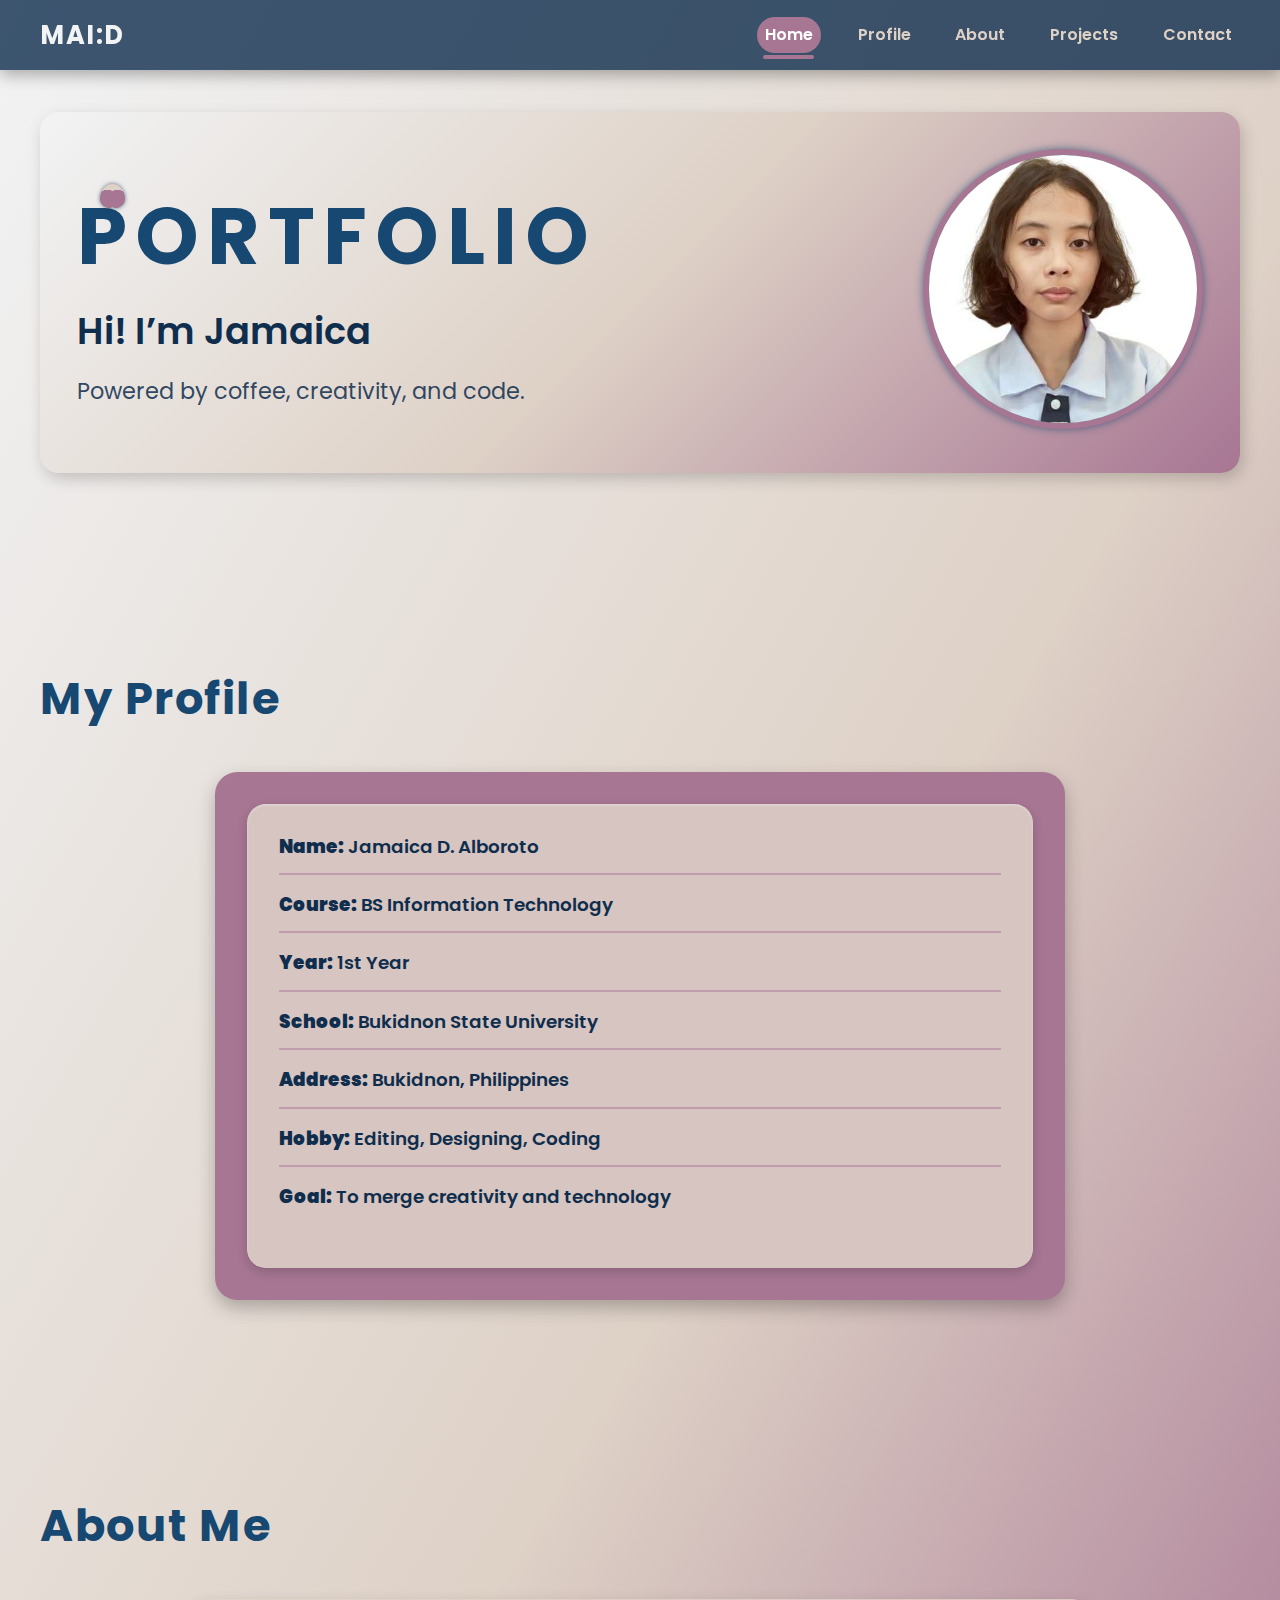
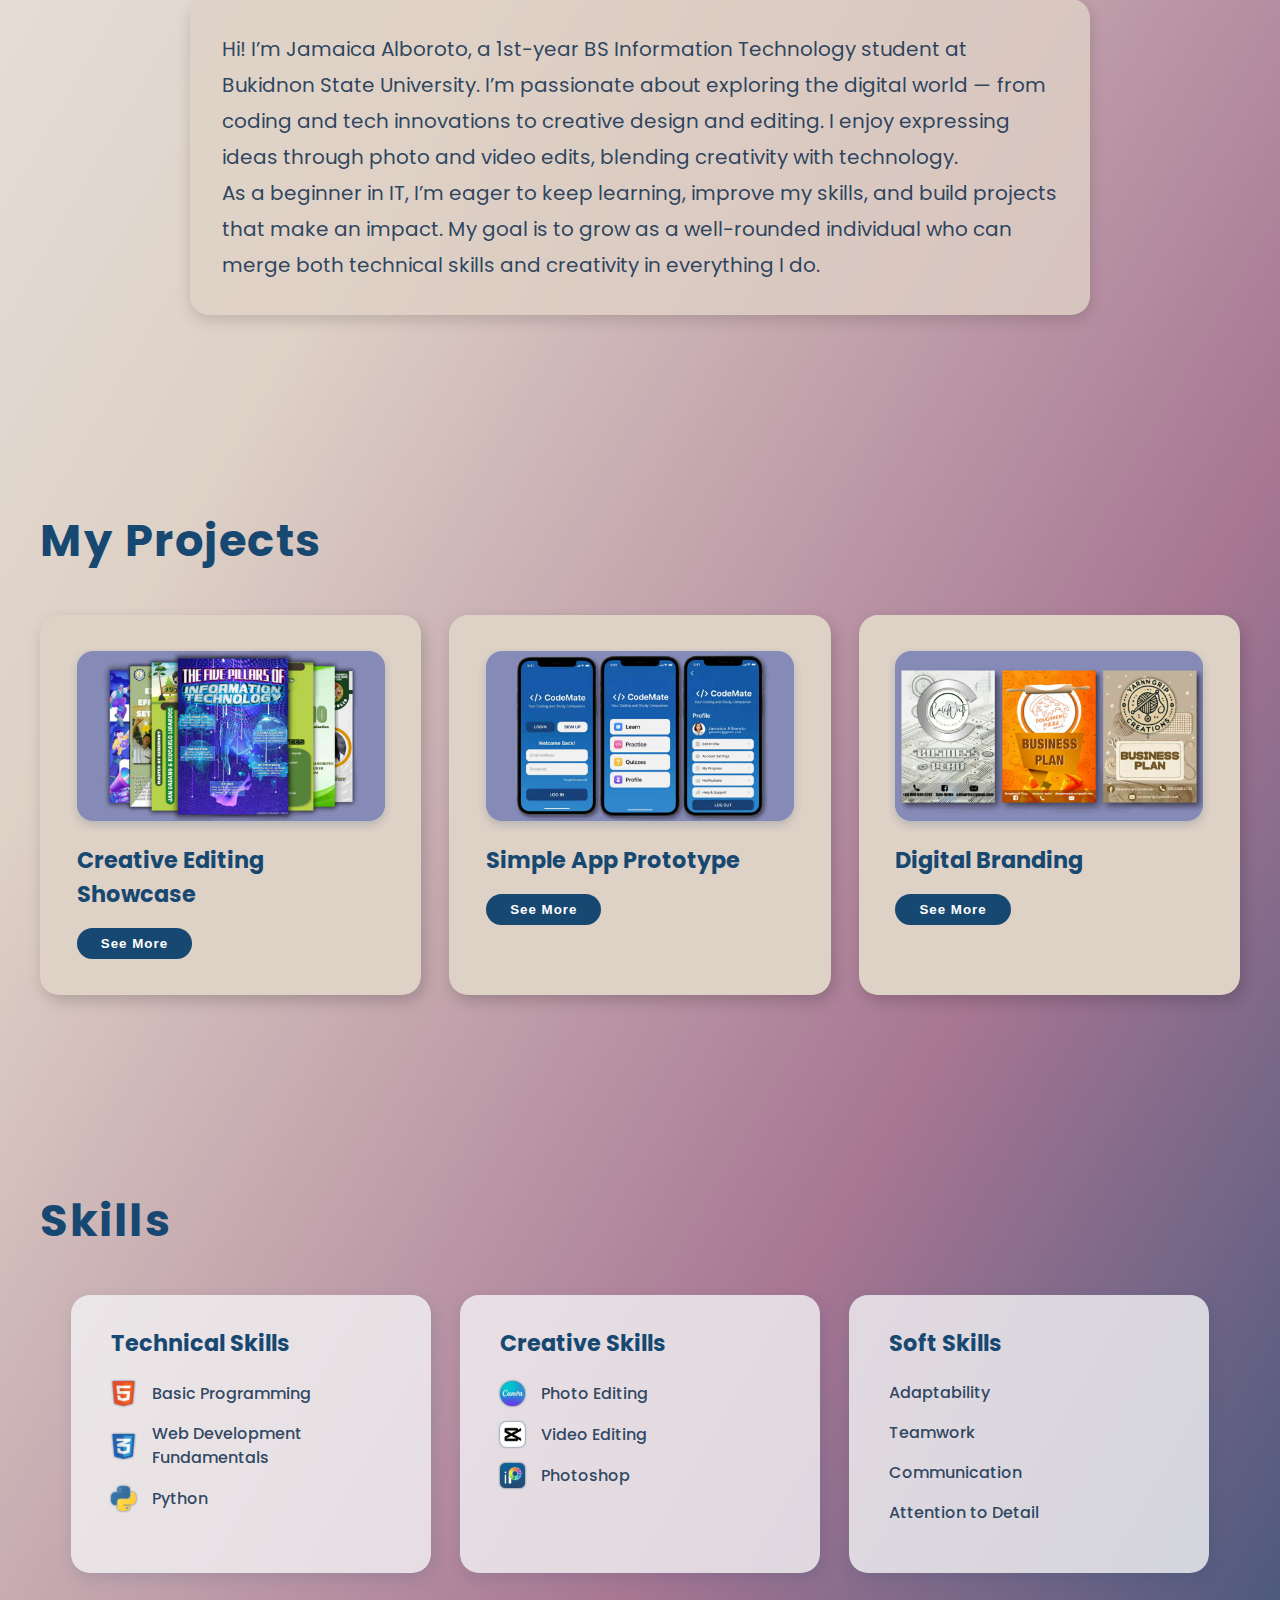
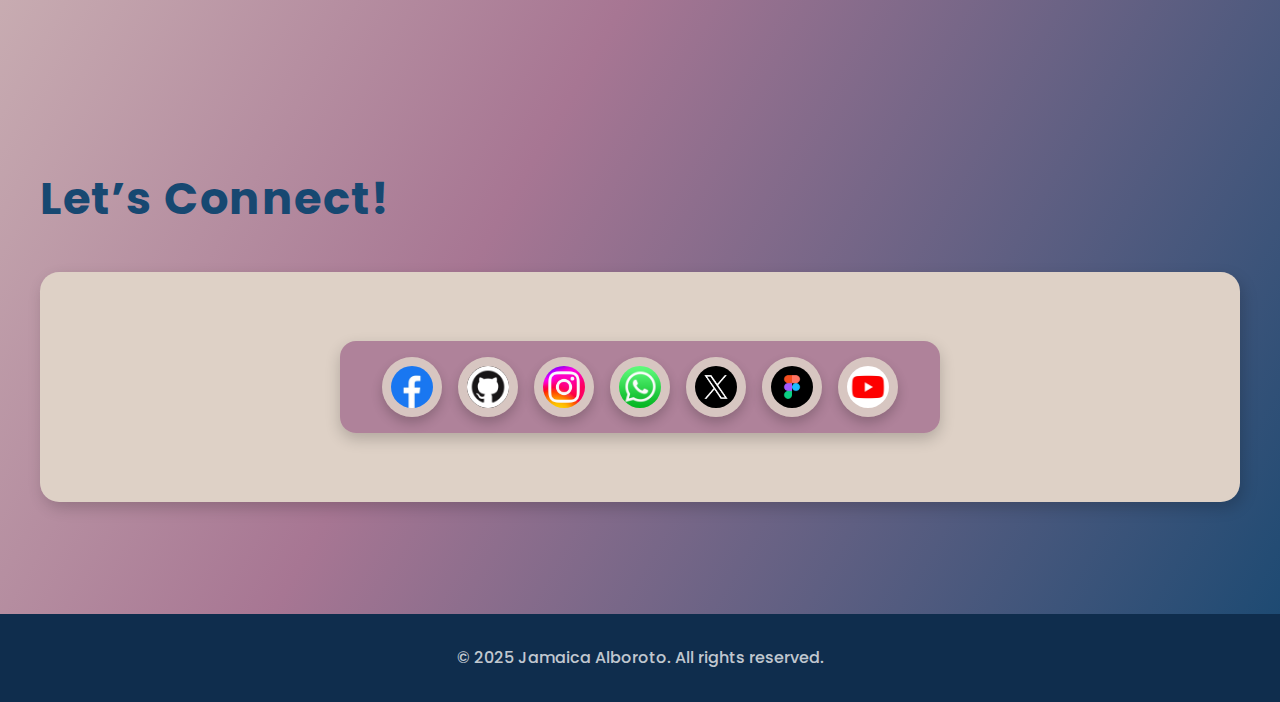
<file: index.html>
<!DOCTYPE html>
<html lang="en">
<head>
  <meta charset="UTF-8" />
  <meta name="viewport" content="width=device-width, initial-scale=1" />
  <title>Jamaica Alboroto - Portfolio</title>
  <link href="https://fonts.googleapis.com/css2?family=Poppins:wght@300;400;700&display=swap" rel="stylesheet" />
  <link rel="stylesheet" href="style.css" />
</head>
<body>
  <header>
    <nav class="navbar container">
      <h1 class="logo">MAI:D</h1>
      <ul class="nav-links">
        <li><a href="#intro" class="nav-link active">Home</a></li>
        <li><a href="#profile" class="nav-link">Profile</a></li>
        <li><a href="#about" class="nav-link">About</a></li>
        <li><a href="#projects" class="nav-link">Projects</a></li>
        <li><a href="#contact" class="nav-link">Contact</a></li>
      </ul>
    </nav>
  </header>

  <section id="intro" class="section intro-section container">
    <div class="intro-card card with-butterfly">
      <div class="intro-text">
        <h1 class="big-title">PORTFOLIO</h1>
        <h2 class="subtitle">Hi! I’m Jamaica</h2>
        <p class="tagline">Powered by coffee, creativity, and code.</p>
      </div>
      <div class="intro-photo">
        <img src="mai.jpg" alt="Jamaica Alboroto" />
      </div>
      <div class="butterfly"></div>
    </div>
  </section>

<section id="profile" class="section profile-section container">
  <h2 class="section-title">My Profile</h2>

  <div class="profile-wrapper">
    <div class="profile-box">
      <p><strong>Name:</strong> Jamaica D. Alboroto</p>
      <p><strong>Course:</strong> BS Information Technology</p>
      <p><strong>Year:</strong> 1st Year</p>
      <p><strong>School:</strong> Bukidnon State University</p>
      <p><strong>Address:</strong> Bukidnon, Philippines</p>
      <p><strong>Hobby:</strong> Editing, Designing, Coding</p>
      <p><strong>Goal:</strong> To merge creativity and technology</p>
    </div>
  </div>
</section>

  <section id="about" class="section about-section container">
    <h2 class="section-title">About Me</h2>
    <div class="about-card card">
      <p>
        Hi! I’m Jamaica Alboroto, a 1st-year BS Information Technology student at Bukidnon State University. I’m passionate about exploring the digital world — from coding and tech innovations to creative design and editing. I enjoy expressing ideas through photo and video edits, blending creativity with technology.
      </p>
      <p>
        As a beginner in IT, I’m eager to keep learning, improve my skills, and build projects that make an impact. My goal is to grow as a well-rounded individual who can merge both technical skills and creativity in everything I do.
      </p>
    </div>
  </section>

  <!-- Projects Section -->
  <section id="projects" class="section projects-section container">
    <h2 class="section-title">My Projects</h2>
    <div class="projects-grid">
      <div class="project-card card">
        <img src="editing.jpg" alt="Creative Editing Showcase" />
        <h3>Creative Editing Showcase</h3>
        <button class="btn rounded-btn" onclick="location.href='editing.html'">See More</button>
      </div>
      <div class="project-card card">
        <img src="prototype.jpg" alt="Simple App Prototype" />
        <h3>Simple App Prototype</h3>
        <button class="btn rounded-btn" onclick="location.href='prototype.html'">See More</button>
      </div>
      <div class="project-card card">
        <img src="branding.jpg" alt="Digital Branding" />
        <h3>Digital Branding</h3>
        <button class="btn rounded-btn" onclick="location.href='branding.html'">See More</button>
      </div>
    </div>
  </section>

  <section id="skills" class="section skills-section container">
    <h2 class="section-title">Skills</h2>
    <div class="skills-grid">
      <div class="skill-card card">
        <h3>Technical Skills</h3>
        <ul class="skills-list">
          <li><img class="skill-icon" alt="HTML icon" src="html.png" /> Basic Programming</li>
          <li><img class="skill-icon" alt="CSS icon" src="css.png" /> Web Development Fundamentals</li>
          <li><img class="skill-icon" alt="Python icon" src="python.png" /> Python</li>
        </ul>
      </div>

      <div class="skill-card card">
        <h3>Creative Skills</h3>
        <ul class="skills-list">
          <li><img class="skill-icon" alt="Canva icon" src="canva.png" /> Photo Editing</li>
          <li><img class="skill-icon" alt="CapCut icon" src="capcut.png" /> Video Editing</li>
          <li><img class="skill-icon" alt="Photoshop icon" src="ibispaint.png" /> Photoshop</li>
        </ul>
      </div>

      <div class="skill-card card">
        <h3>Soft Skills</h3>
        <ul class="skills-list">
          <li>Adaptability</li>
          <li>Teamwork</li>
          <li>Communication</li>
          <li>Attention to Detail</li>
        </ul>
      </div>
    </div>
  </section>

<section id="contact" class="section contact-section container">
  <h2 class="section-title">Let’s Connect!</h2>

  <div class="contact-info card">

    <div class="social-icons">

      <a href="linkedin.html" class="social-icon" title="Jamaica Alboroto (LinkedIn)">
        <div class="icon-circle">
          <img src="fb.jpg" alt="LinkedIn">
        </div>
      </a>

      <a href="github.html" class="social-icon" title="jamcodes (GitHub)">
        <div class="icon-circle">
          <img src="gh.jpg" alt="GitHub">
        </div>
      </a>

      <a href="insta.html" class="social-icon" title="@jamcodes (Instagram)">
        <div class="icon-circle">
          <img src="ig.jpg" alt="Instagram">
        </div>
      </a>

      <a href="whatsapp.html" class="social-icon" title="+6396347740598 (WhatsApp)">
        <div class="icon-circle">
          <img src="wu.jpg" alt="WhatsApp">
        </div>
      </a>

      <a href="twitter.html" class="social-icon" title="@jamcodes (Twitter)">
        <div class="icon-circle">
          <img src="xx.jpg" alt="Twitter">
        </div>
      </a>

      <a href="figma.html" class="social-icon" title="@jamcodes (Figma)">
        <div class="icon-circle">
          <img src="fg.jpg" alt="Figma">
        </div>
      </a>

      <a href="youtube.html" class="social-icon" title="Jamaica Alboroto (YouTube)">
        <div class="icon-circle">
          <img src="yt.jpg" alt="YouTube">
        </div>
      </a>

    </div>
  </div>
</section>

  <footer class="footer">
    &copy; 2025 Jamaica Alboroto. All rights reserved.
  </footer>
</body>
</html>
</file>
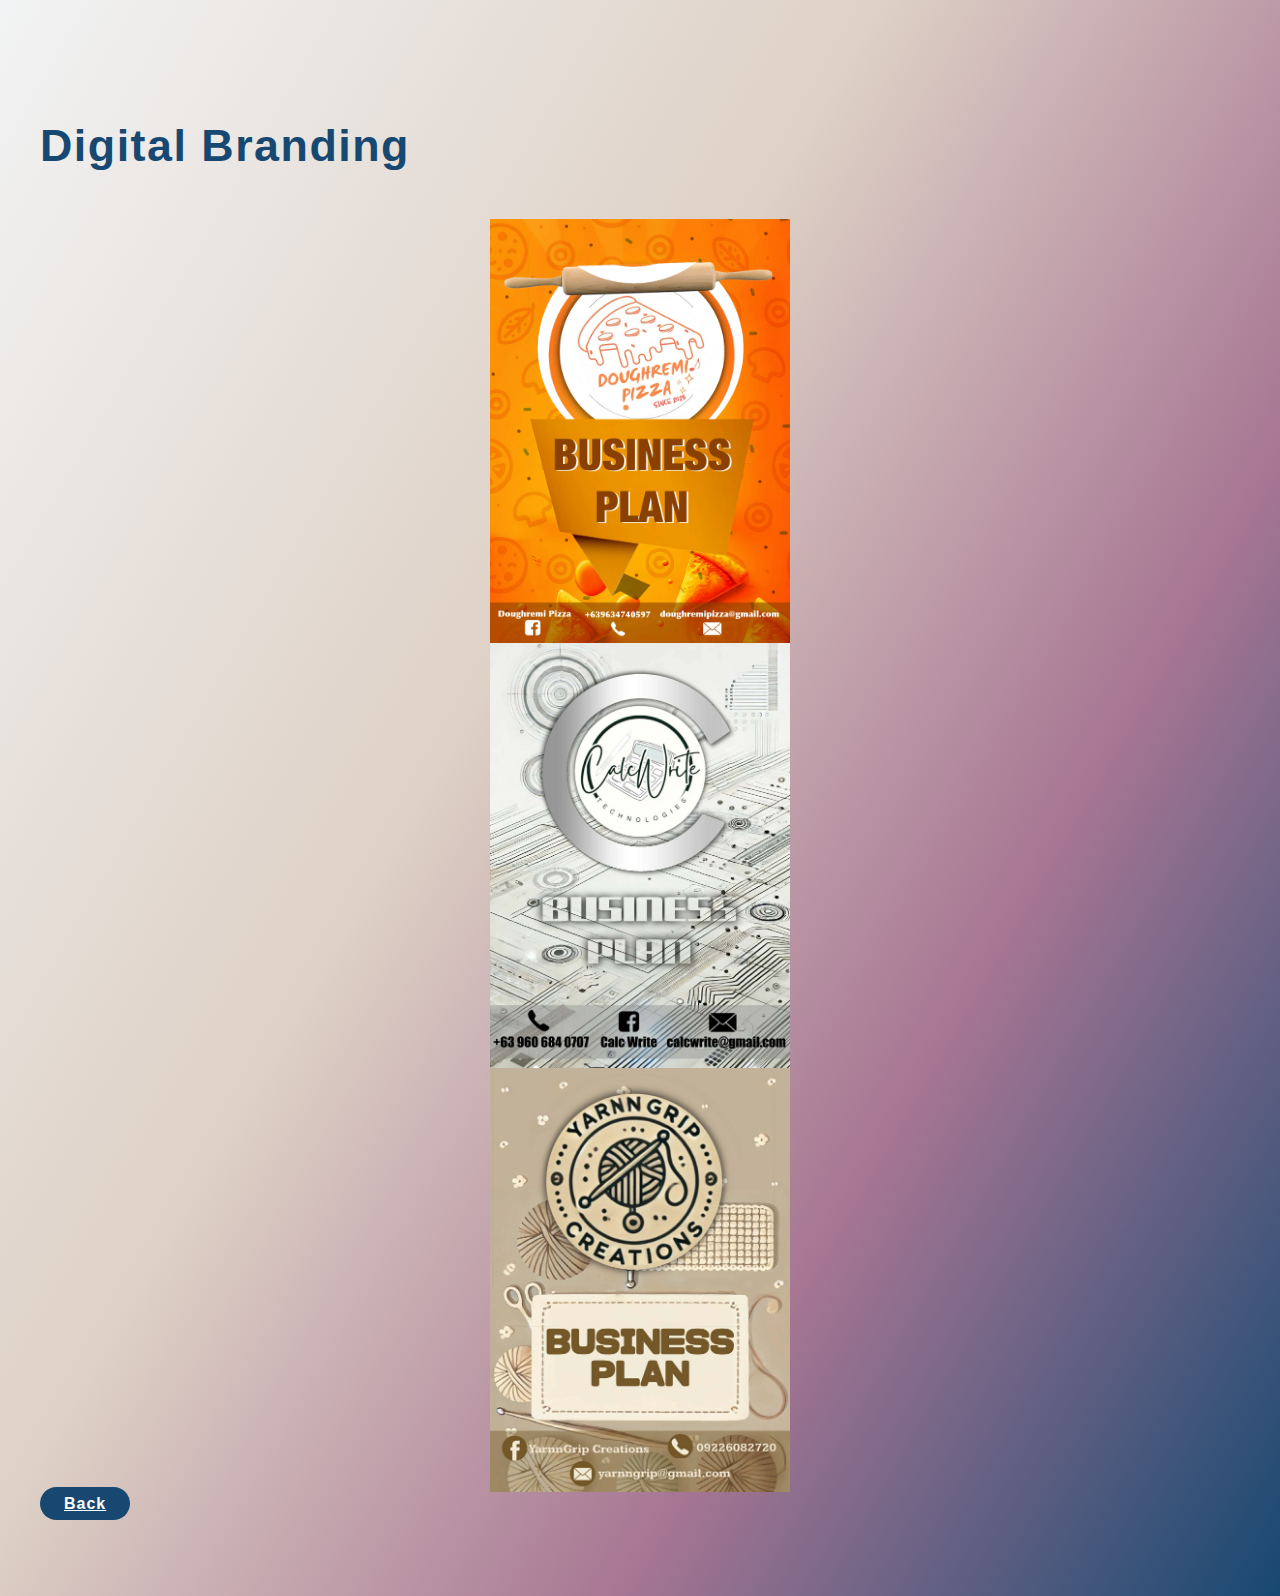
<file: branding.html>
<!DOCTYPE html>
<html lang="en">
<head>
  <meta charset="UTF-8" />
  <meta name="viewport" content="width=device-width, initial-scale=1.0" />
  <title>Simple App Prototype</title>
  <link rel="stylesheet" href="style.css" />
</head>

<body>
  <section class="section container">
    <h2 class="section-title">Digital Branding</h2>

    <div class="gallery">
      <img src="PR1.jpg">
      <img src="PR2.jpg">
      <img src="PR3.jpg">
    </div>

    <a href="index.html#projects" class="btn rounded-btn">Back</a>

  </section>
</body>
</html>
</file>
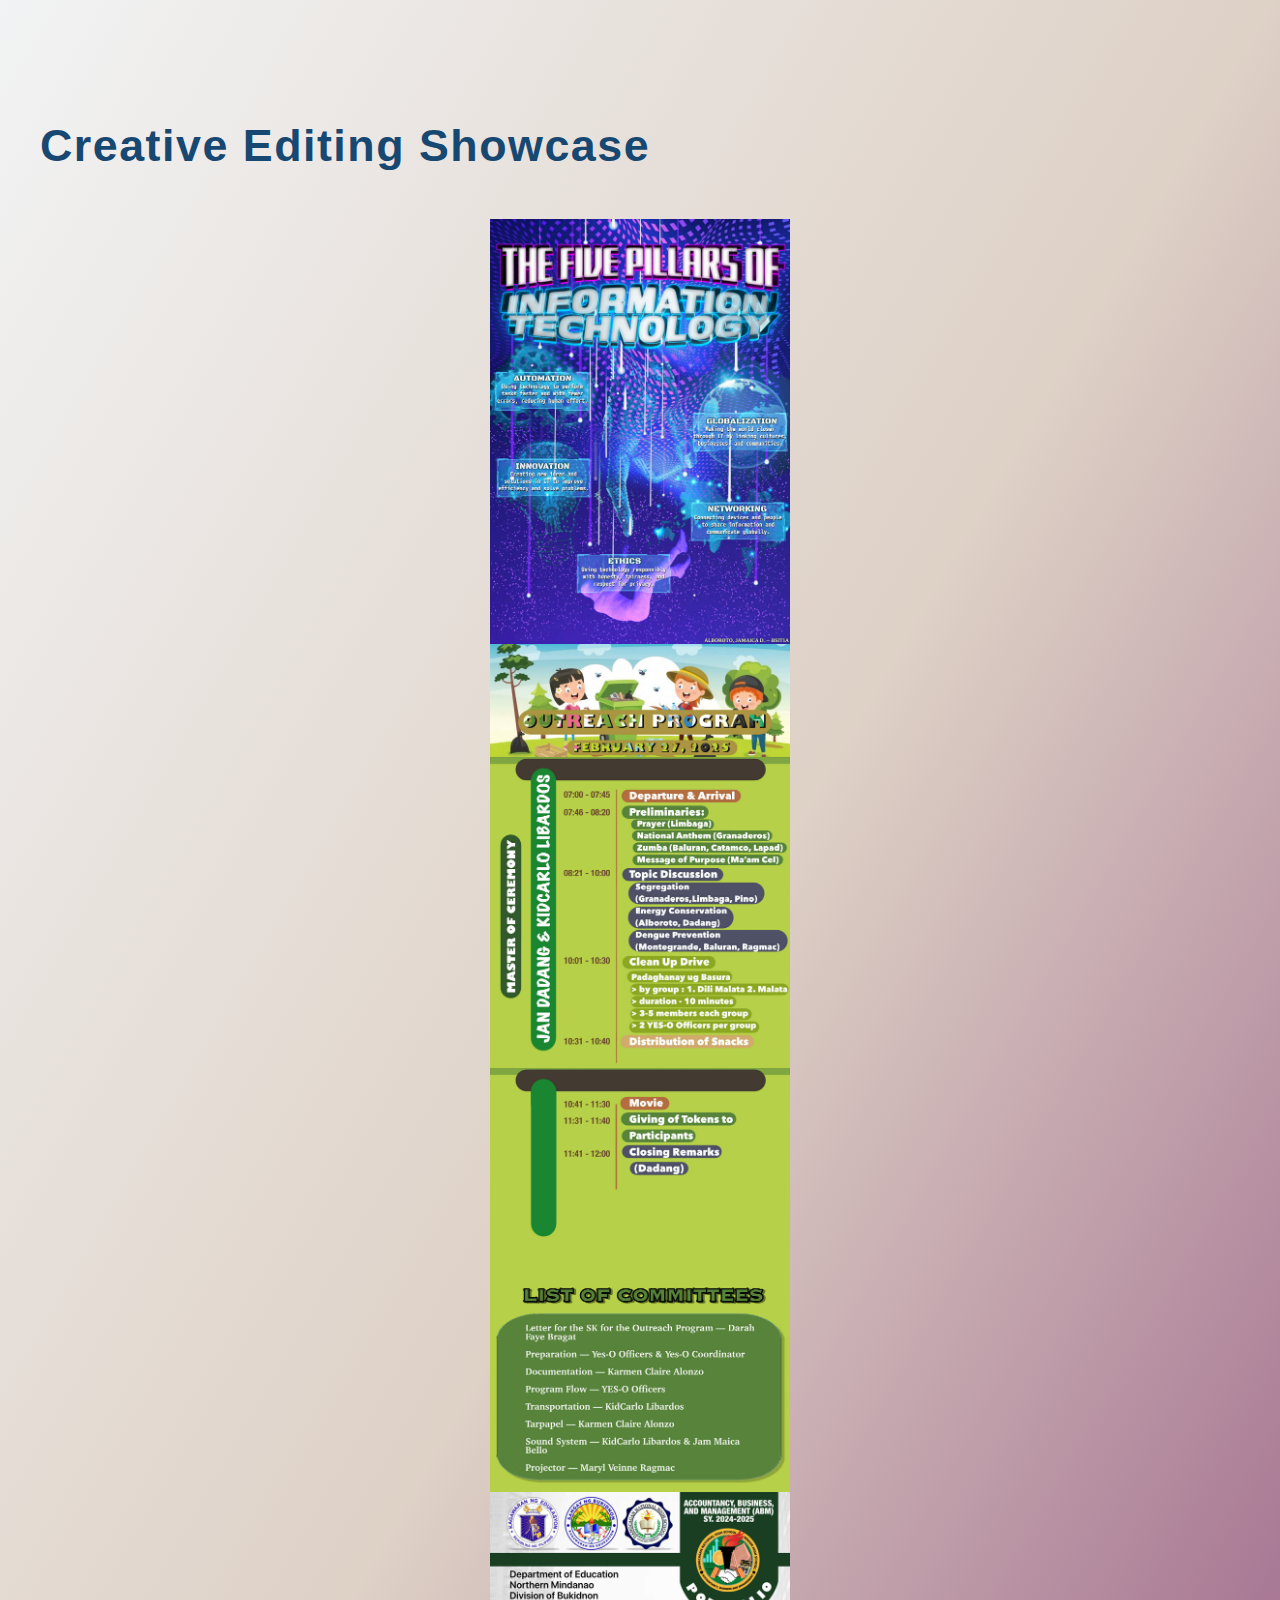
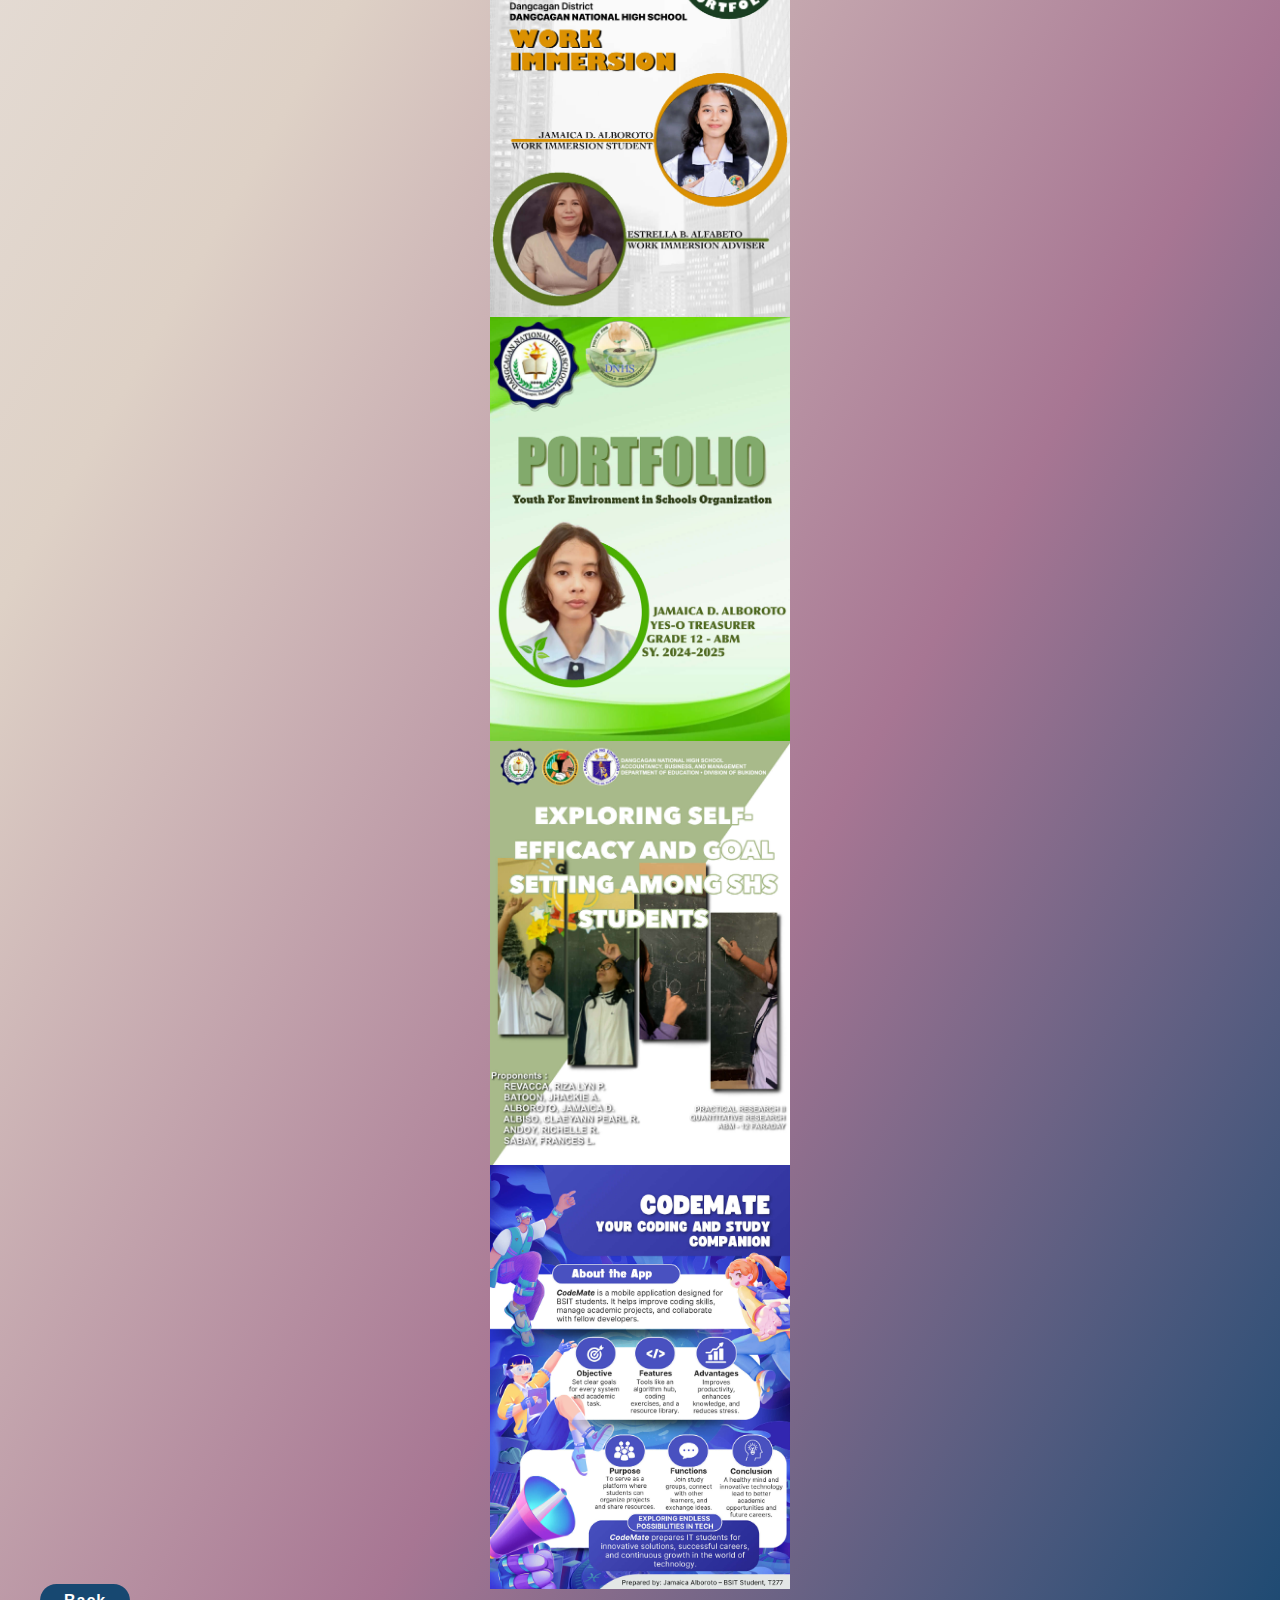
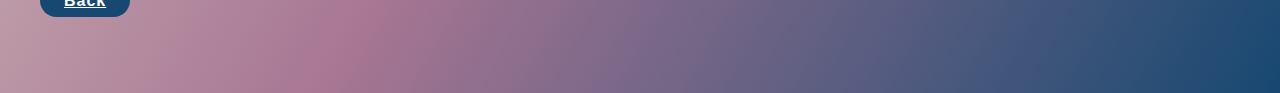
<file: editing.html>
<!DOCTYPE html>
<html lang="en">
<head>
  <meta charset="UTF-8" />
  <meta name="viewport" content="width=device-width, initial-scale=1.0" />
  <title>Creative Editing Showcase</title>
  <link rel="stylesheet" href="style.css" />
</head>

<body>
  <section class="section container">
    <h2 class="section-title">Creative Editing Showcase</h2>

    <div class="gallery">
      <img src="P1.jpg">
      <img src="P2.jpg">
      <img src="P3.jpg">
      <img src="P4.jpg">
      <img src="P5.jpg">
      <img src="P6.jpg">
      <img src="P7.jpg">
    </div>

    <a href="index.html#projects" class="btn rounded-btn">Back</a>

  </section>
</body>
</html>
</file>
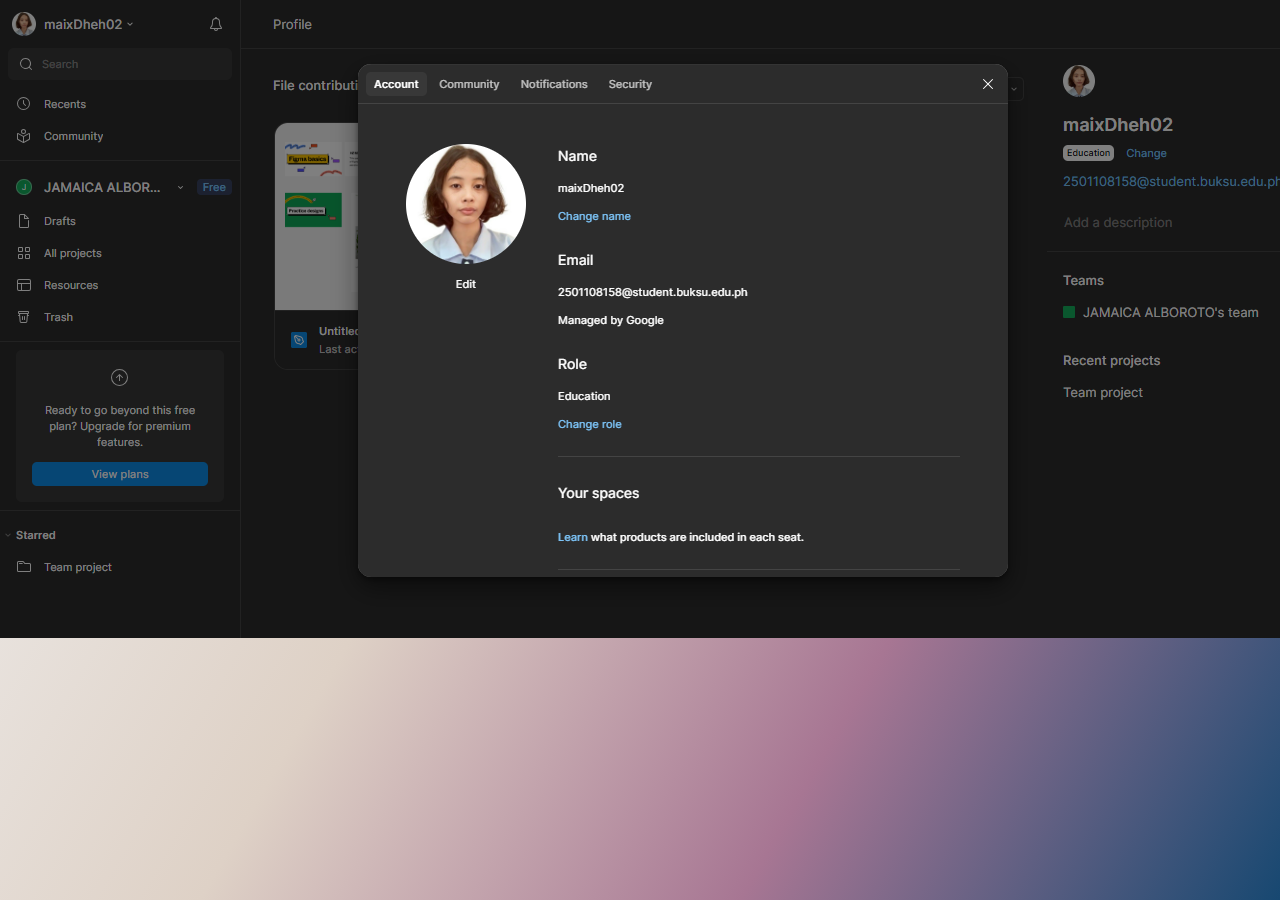
<file: figma.html>
<!DOCTYPE html>
<html lang="en">
<head>
    <meta charset="UTF-8">
    <meta name="viewport" content="width=device-width, initial-scale=1.0">
    <title>LinkedIn Screenshot</title>
    <link rel="stylesheet" href="style.css">
</head>
<body>
    <div class="screenshot-container">
        <img src="figma.png" alt="LinkedIn Screenshot">
    </div>
</body>
</html>
</file>
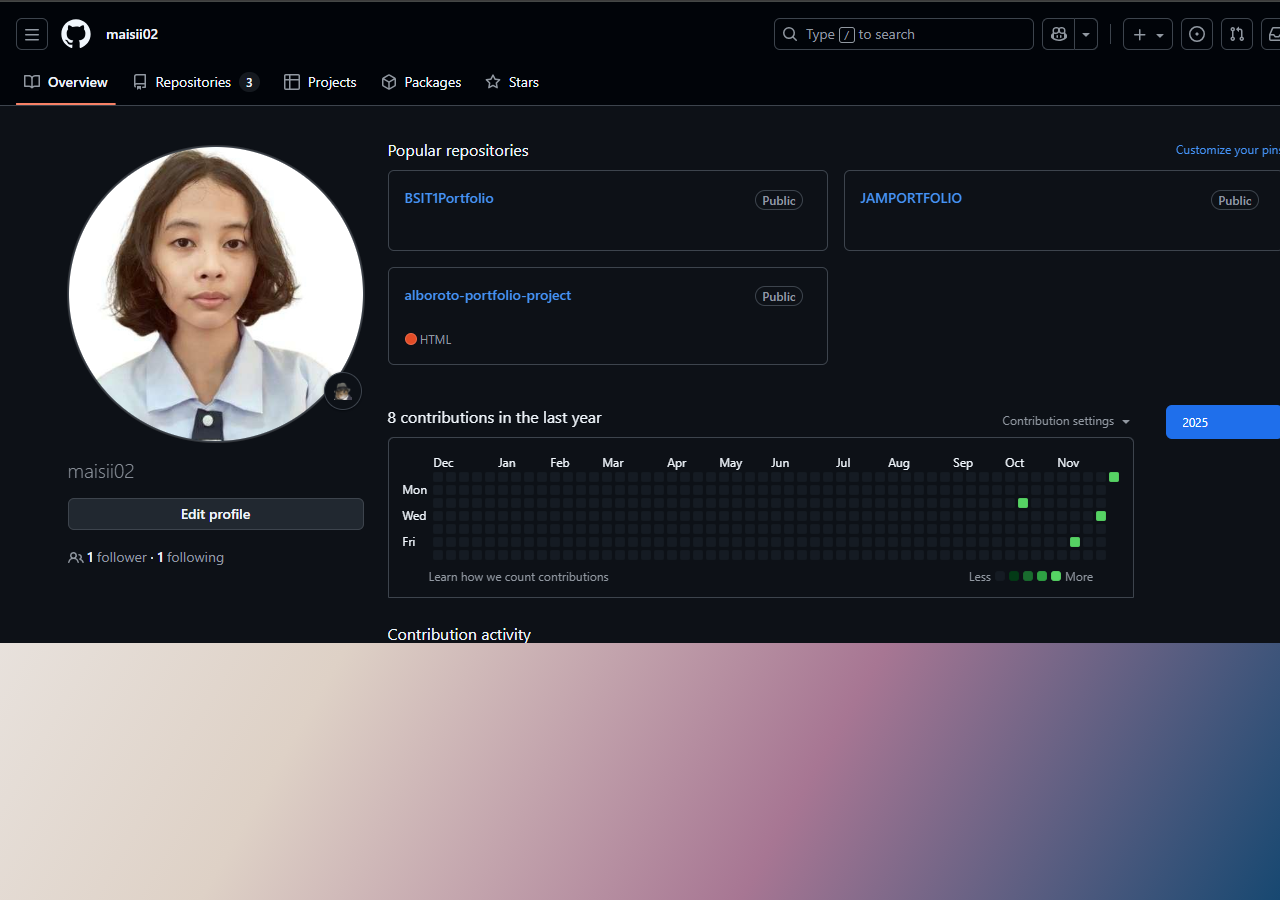
<file: github.html>
<!DOCTYPE html>
<html lang="en">
<head>
    <meta charset="UTF-8">
    <meta name="viewport" content="width=device-width, initial-scale=1.0">
    <title>LinkedIn Screenshot</title>
    <link rel="stylesheet" href="style.css">
</head>
<body>
    <div class="screenshot-container">
        <img src="github.png" alt="LinkedIn Screenshot">
    </div>
</body>
</html>
</file>
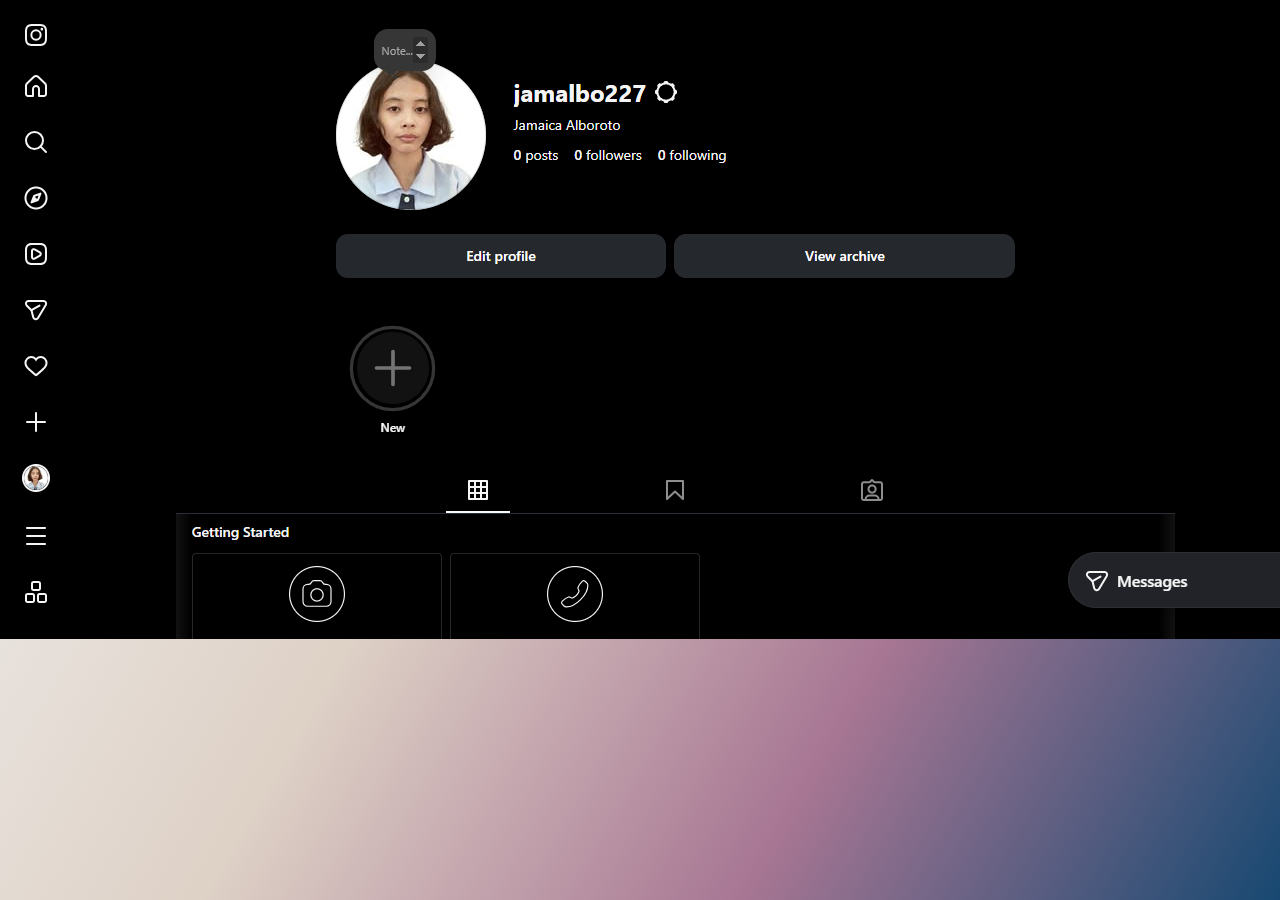
<file: insta.html>
<!DOCTYPE html>
<html lang="en">
<head>
    <meta charset="UTF-8">
    <meta name="viewport" content="width=device-width, initial-scale=1.0">
    <title>LinkedIn Screenshot</title>
    <link rel="stylesheet" href="style.css">
</head>
<body>
    <div class="screenshot-container">
        <img src="instagram.png" alt="LinkedIn Screenshot">
    </div>
</body>
</html>
</file>
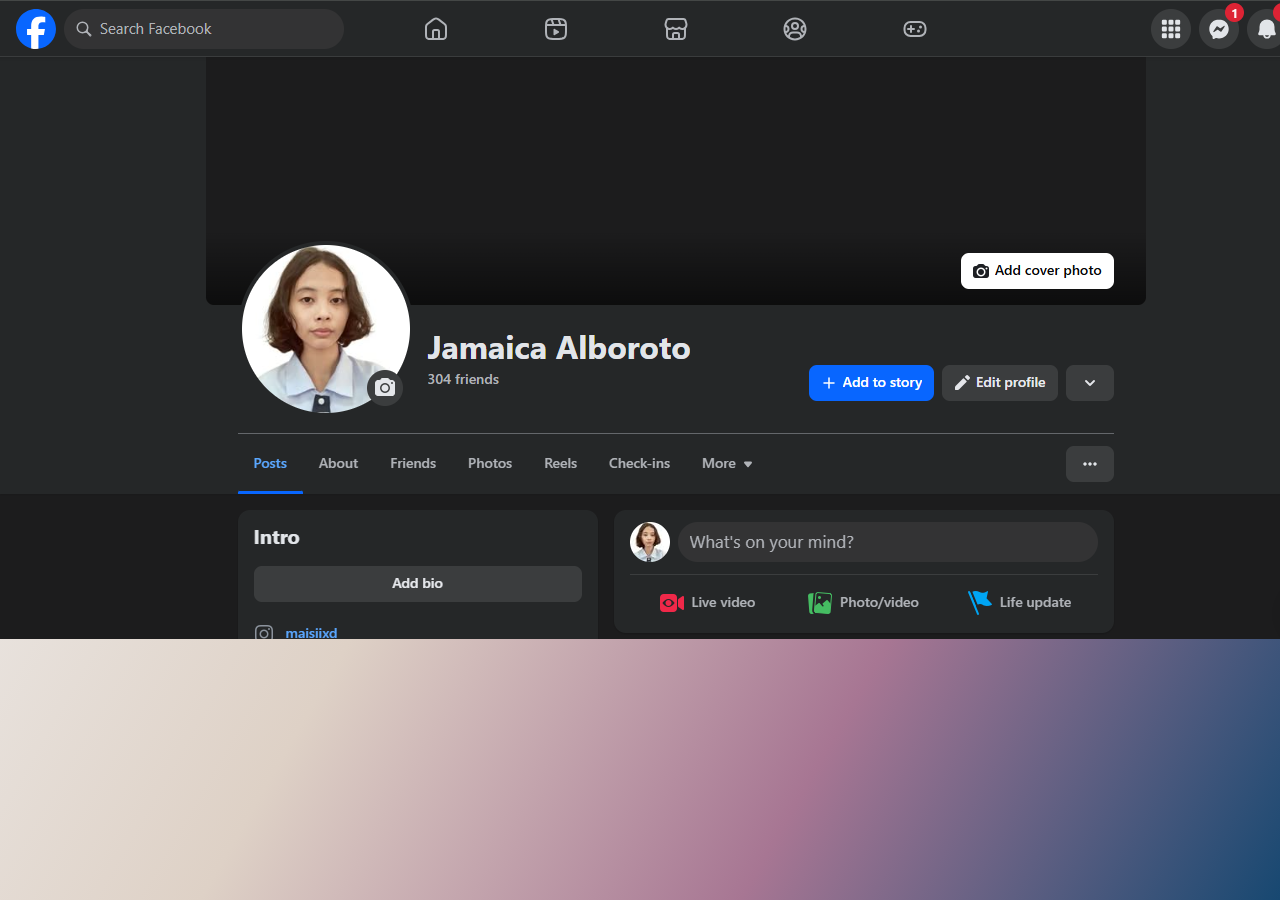
<file: linkedin.html>
<!DOCTYPE html>
<html lang="en">
<head>
    <meta charset="UTF-8">
    <meta name="viewport" content="width=device-width, initial-scale=1.0">
    <title>LinkedIn Screenshot</title>
    <link rel="stylesheet" href="style.css">
</head>
<body>
    <div class="screenshot-container">
        <img src="facebook.png" alt="LinkedIn Screenshot">
    </div>
</body>
</html>
</file>
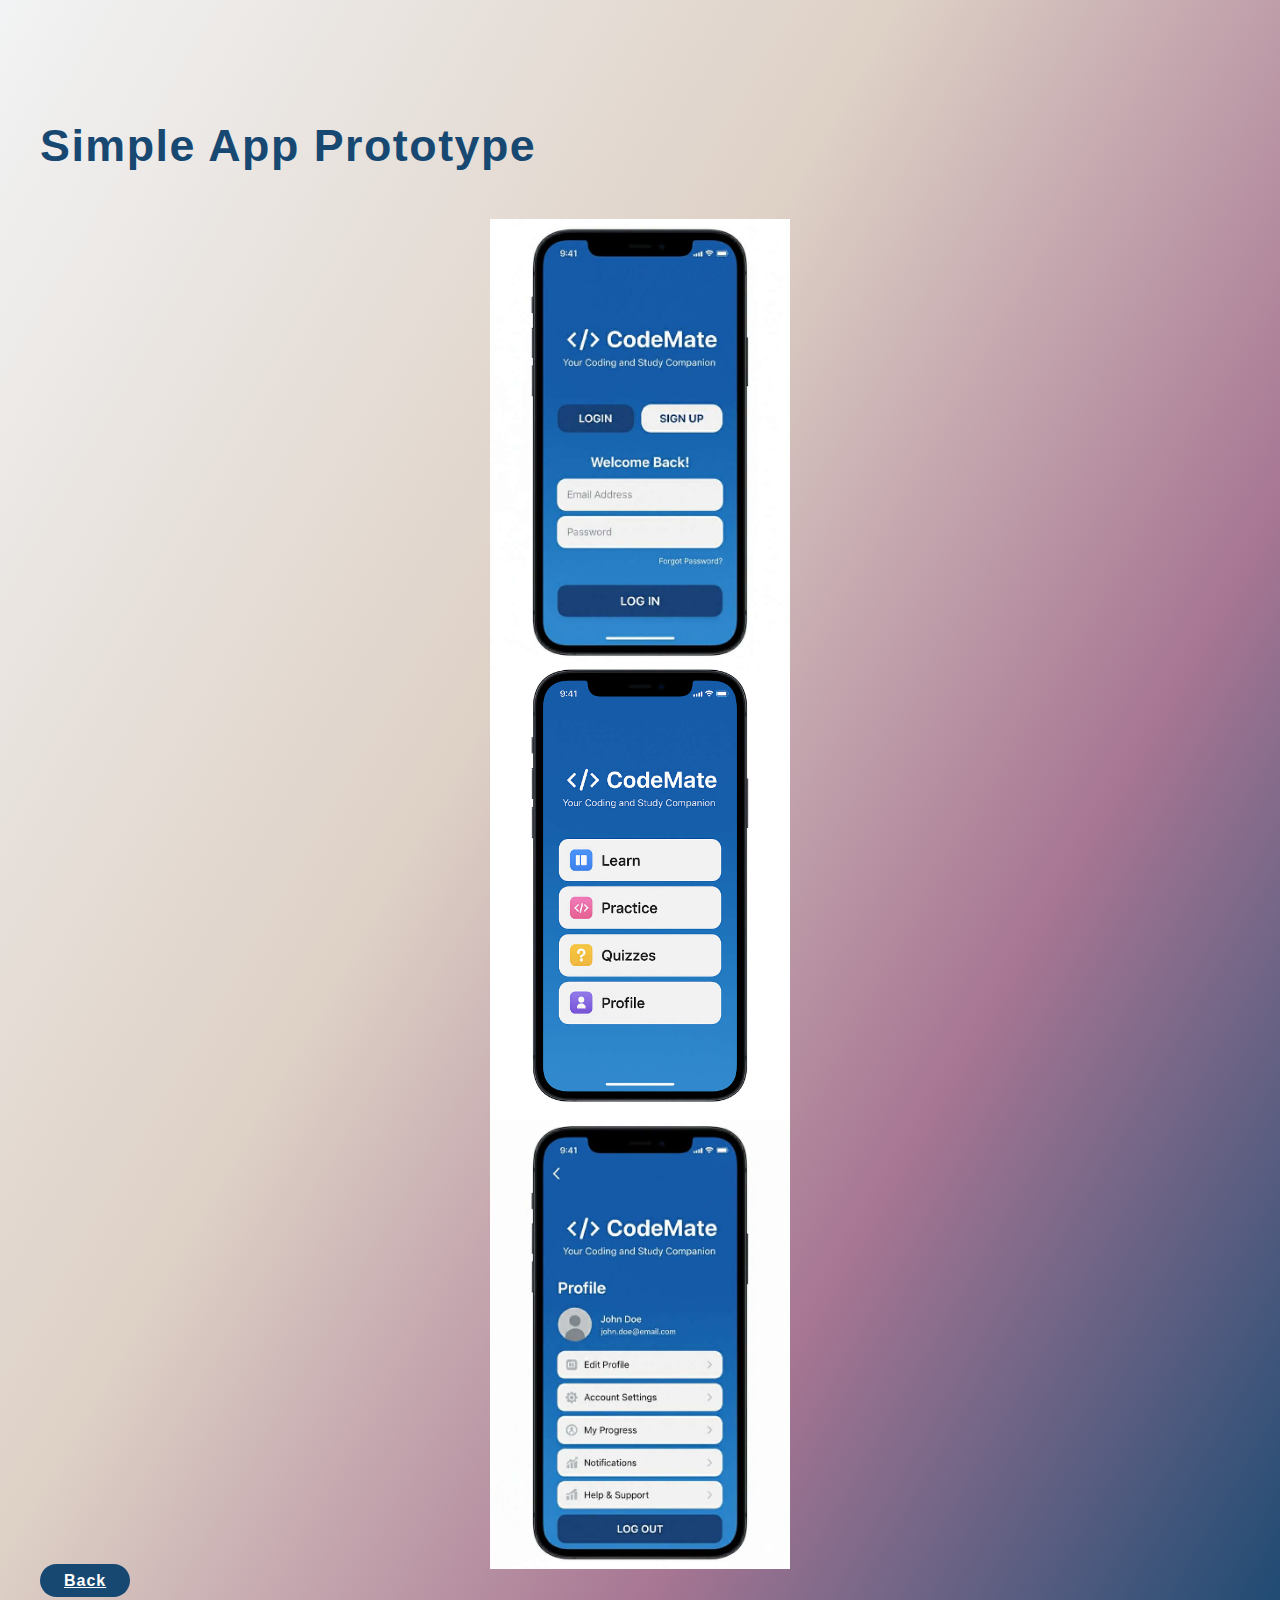
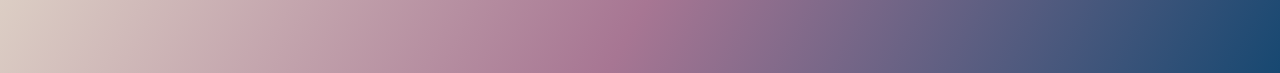
<file: prototype.html>
<!DOCTYPE html>
<html lang="en">
<head>
  <meta charset="UTF-8" />
  <meta name="viewport" content="width=device-width, initial-scale=1.0" />
  <title>Simple App Prototype</title>
  <link rel="stylesheet" href="style.css" />
</head>

<body>
  <section class="section container">
    <h2 class="section-title">Simple App Prototype</h2>

    <div class="gallery">
      <img src="PRO1 (2).jpg">
      <img src="PRO2 (2).jpg">
      <img src="PRO3 (2).jpg">
    </div>

    <a href="index.html#projects" class="btn rounded-btn">Back</a>

  </section>
</body>
</html>
</file>
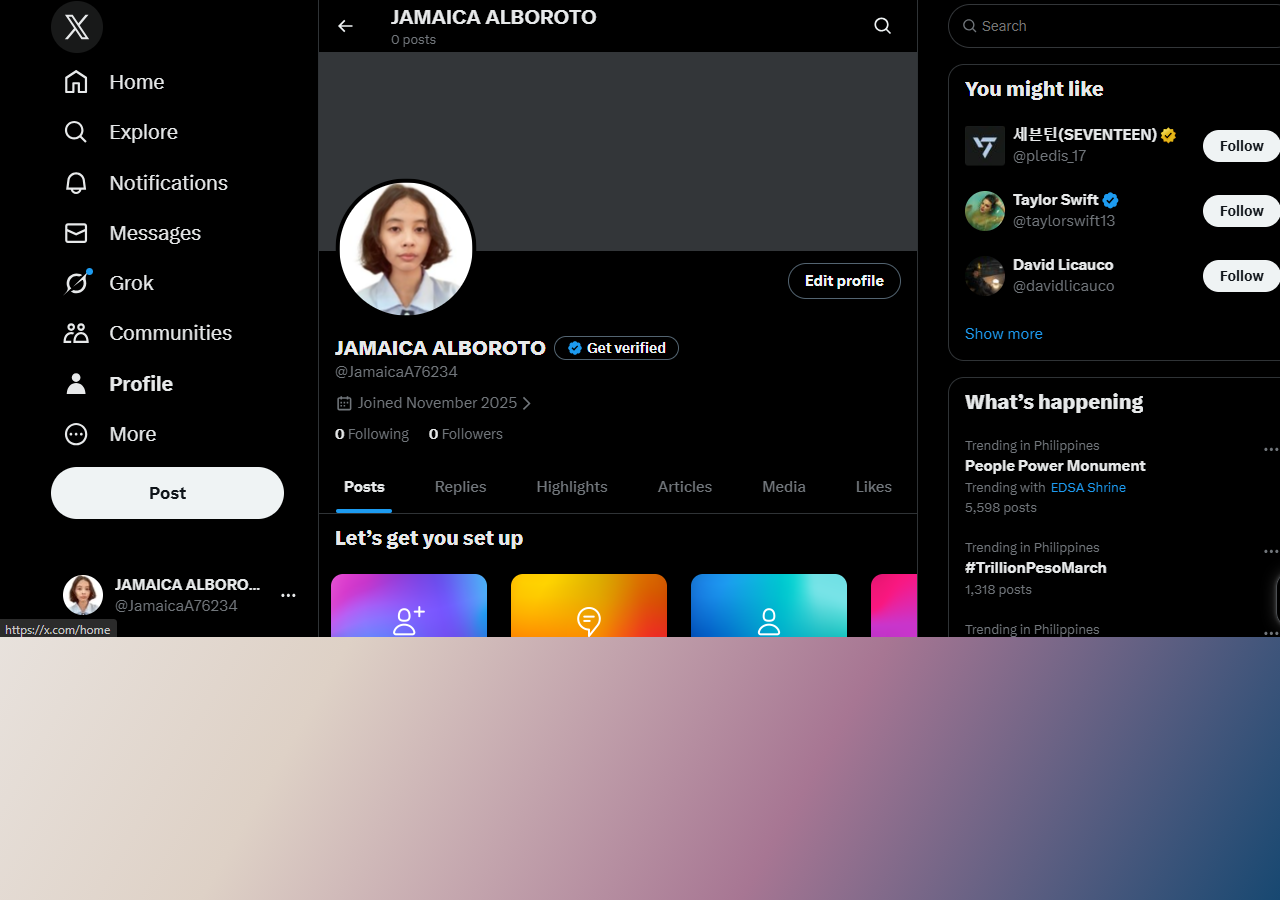
<file: twitter.html>
<!DOCTYPE html>
<html lang="en">
<head>
    <meta charset="UTF-8">
    <meta name="viewport" content="width=device-width, initial-scale=1.0">
    <title>LinkedIn Screenshot</title>
    <link rel="stylesheet" href="style.css">
</head>
<body>
    <div class="screenshot-container">
        <img src="twitter.png" alt="LinkedIn Screenshot">
    </div>
</body>
</html>
</file>
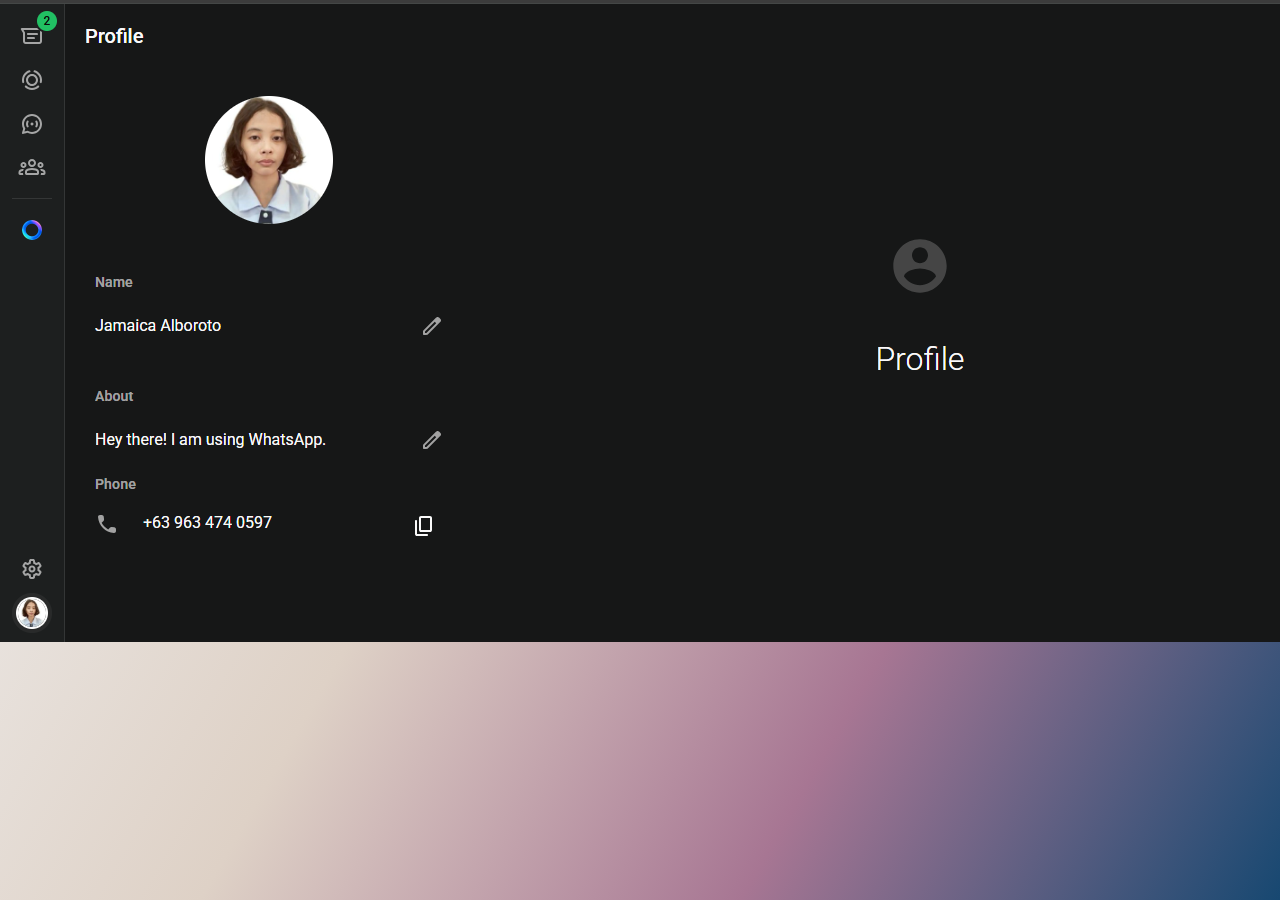
<file: whatsapp.html>
<!DOCTYPE html>
<html lang="en">
<head>
    <meta charset="UTF-8">
    <meta name="viewport" content="width=device-width, initial-scale=1.0">
    <title>LinkedIn Screenshot</title>
    <link rel="stylesheet" href="style.css">
</head>
<body>
    <div class="screenshot-container">
        <img src="whatsapp.png" alt="LinkedIn Screenshot">
    </div>
</body>
</html>
</file>
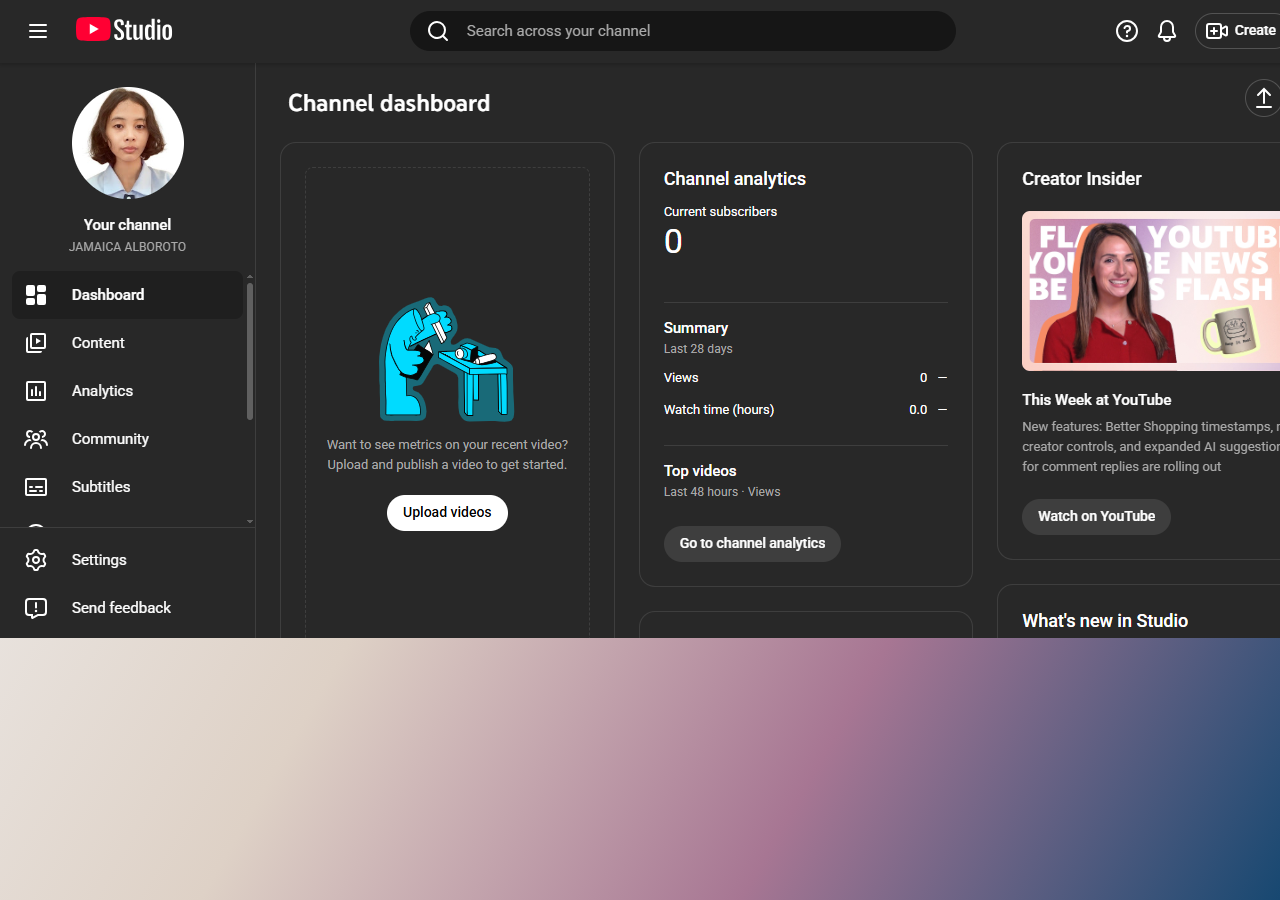
<file: youtube.html>
<!DOCTYPE html>
<html lang="en">
<head>
    <meta charset="UTF-8">
    <meta name="viewport" content="width=device-width, initial-scale=1.0">
    <title>LinkedIn Screenshot</title>
    <link rel="stylesheet" href="style.css">
</head>
<body>
    <div class="screenshot-container">
        <img src="youtube.png" alt="LinkedIn Screenshot">
    </div>
</body>
</html>
</file>
<file: style.css>
* {
  margin: 0;
  padding: 0;
  box-sizing: border-box;
}

html {
  scroll-behavior: smooth;
}

body {
  font-family: 'Poppins', sans-serif;
  background: linear-gradient(120deg, #F2F3F4 0%, #DED1C6 40%, #A77693 70%, #174871 100%);
  min-height: 100vh;
  color: #0F2D4D;
  line-height: 1.5;
}

.container {
  max-width: 1200px;
  margin: 0 auto;
  padding: 0 1rem;
}

header {
  position: fixed;
  top: 0;
  width: 100%;
  background: #0F2D4Dcc;
  z-index: 1000;
  box-shadow: 0 5px 15px rgba(0, 0, 0, 0.3);
}

nav.navbar {
  display: flex;
  justify-content: space-between;
  align-items: center;
  padding: 1rem 0;
}

.logo {
  color: #F2F3F4;
  font-weight: 700;
  font-size: 1.6rem;
  letter-spacing: 1.5px;
}

.nav-links {
  list-style: none;
  display: flex;
  gap: 1.8rem;
}

.nav-link {
  color: #DED1C6;
  text-decoration: none;
  font-weight: 600;
  font-size: 1rem;
  padding: 0.4rem 0.5rem;
  position: relative;
  border-radius: 30px;
  transition: background-color 0.3s, color 0.3s;
}

.nav-link:hover,
.nav-link.active {
  background-color: #A77693;
  color: white;
}

.nav-link.active::after {
  content: '';
  position: absolute;
  bottom: -6px;
  right: 10%;
  left: 10%;
  height: 4px;
  border-radius: 8px;
  background: #A77693;
}

.section {
  padding: 7rem 0 5rem 0;
  position: relative;
}

.section-title {
  font-size: 2.8rem;
  font-weight: 700;
  color: #174871;
  margin-bottom: 2.5rem;
  letter-spacing: 1.5px;
  position: relative;
}

.section-title::after {
  content: '';
  position: absolute;
  bottom: -10px;
  left: 0;
  width: 0;
  height: 5px;
  border-radius: 20px;
  background: linear-gradient(90deg, #A77693, #174871);
  transition: width 0.5s;
}
.section-title:hover::after {
  width: 100%;
}

.card {
  background: #DED1C6;
  border-radius: 1.2rem;
  box-shadow: 3px 6px 15px rgba(0, 0, 0, 0.18);
  padding: 2.3rem;
  transition: box-shadow 0.3s ease, transform 0.3s ease;
}

.card:hover {
  box-shadow: 6px 12px 35px rgba(167, 118, 147, 0.5);
  transform: scale(1.03);
}

.intro-section .intro-card {
  display: flex;
  align-items: center;
  justify-content: space-between;
  gap: 2rem;
  background: linear-gradient(135deg, #F2F3F4, #DED1C6, #A77693);
  position: relative;
}

.intro-text {
  flex: 1;
}

.big-title {
  font-family: 'Poppins', cursive;
  font-weight: 700;
  font-size: 5rem;
  color: #174871;
  letter-spacing: 8px;
  margin-bottom: 0.5rem;
}

.subtitle {
  font-weight: 600;
  font-size: 2.3rem;
  color: #0F2D4D;
  margin-bottom: 1rem;
}

.tagline {
  font-weight: 400;
  font-size: 1.4rem;
  color: #0F2D4Ddd;
}

.intro-photo img {
  width: 280px;
  height: 280px;
  object-fit: cover;
  border-radius: 50%;
  border: 6px solid #A77693;
  transition: transform 0.3s ease, box-shadow 0.3s ease;
  filter: drop-shadow(0 0 4px #174871aa);
}

.intro-photo img:hover {
  transform: scale(1.1);
  box-shadow: 0 0 25px #A77693cc;
}

.butterfly {
  position: absolute;
  width: 40px;
  height: 40px;
  top: 15%;
  right: 10%;
  background:
    radial-gradient(circle at 70% 60%, #A77693 40%, transparent 41%),
    radial-gradient(circle at 30% 60%, #A77693 40%, transparent 41%),
    radial-gradient(circle at 50% 30%, #DED1C6 50%, transparent 51%);
  border-radius: 50% 50% 50% 50% / 60% 60% 40% 40%;
  animation: flutter 4s ease-in-out infinite;
  filter: drop-shadow(0 0 2px #0F2D4Daa);
  cursor: default;
  z-index: 5;
}

section .butterfly {
  top: 20%;
  left: 5%;
  width: 25px;
  height: 25px;
  animation-duration: 6s;
}

@keyframes flutter {
  0%, 100% { transform: rotate(0deg) translateY(0); }
  50% { transform: rotate(15deg) translateY(-5px); }
}

.profile-wrapper {
  background: #A77693;
  padding: 2rem;
  border-radius: 1.4rem;
  max-width: 850px;
  margin: auto;

  box-shadow: 0px 8px 18px rgba(0, 0, 0, 0.25);
}

.profile-box {
  background: #DED1C6dd;
  padding: 1.8rem 2rem;
  border-radius: 1.2rem;
  color: #0F2D4D;
  font-size: 1.15rem;
  font-weight: 600;

  box-shadow:
    0px 4px 12px rgba(0, 0, 0, 0.18),
    inset 0px 1px 3px rgba(255, 255, 255, 0.4);
}

.profile-box p {
  margin: 0 0 1rem;
  padding-bottom: 0.8rem;
  border-bottom: 2px solid #A7769380;
}

.profile-box p:last-child {
  border-bottom: none;
}

.about-section p {
  font-size: 1.25rem;
  color: #0F2D4Ddd;
  max-width: 900px;
  margin: 0 auto;
  line-height: 1.8;
  font-weight: 400;
}

.about-card {
  background: #DED1C6cc;
  border-radius: 1.2rem;
  padding: 2rem;
  max-width: 900px;
  margin: 0 auto;
  box-shadow: rgba(0,0,0,0.15) 0 5px 15px;
}

.projects-grid {
  display: grid;
  grid-template-columns: repeat(auto-fit,minmax(280px,1fr));
  gap: 1.75rem;
}

.project-card img {
  width: 100%;
  height: 170px;
  object-fit: cover;
  border-radius: 1rem;
  margin-bottom: 1rem;
  box-shadow: 0 4px 8px rgba(23,72,113,0.2);
  transition: box-shadow 0.3s ease, transform 0.3s ease;
}

.project-card:hover img {
  box-shadow: 0 10px 25px rgba(167, 118, 147, 0.7);
  transform: scale(1.05);
}

.project-card h3 {
  font-weight: 700;
  color: #174871;
  font-size: 1.4rem;
  margin-bottom: 1rem;
}

.btn {
  cursor: pointer;
  transition: background-color 0.3s ease;
  user-select: none;
  border: none;
  color: white;
  font-weight: 600;
  letter-spacing: 1px;
  padding: 0.5rem 1.5rem;
}

.rounded-btn {
  border-radius: 30px;
  background-color: #174871;
}

.rounded-btn:hover {
  background-color: #A77693;
}

.skills-grid {
  display: flex;
  gap: 1.8rem;
  justify-content: center;
  flex-wrap: wrap;
}

.skill-card {
  flex-basis: 30%;
  min-width: 250px;
  background: #F2F3F4cc;
  padding: 2rem 2.5rem;
  border-radius: 1.2rem;
  box-shadow: 2px 5px 15px rgba(23,72,113,0.15);
}

.skill-card h3 {
  font-weight: 700;
  color: #174871;
  margin-bottom: 1.3rem;
  font-size: 1.4rem;
}

.skills-list {
  list-style: none;
  font-weight: 500;
}

.skills-list li {
  margin-bottom: 1rem;
  display: flex;
  align-items: center;
  gap: 1rem;
  color: #0F2D4Ddd;
}

.skill-icon {
  width: 25px;
  height: 25px;
  object-fit: contain;
  filter: drop-shadow(0 0 1px #174871cc);
  flex-shrink: 0;
}

.social-icons {
  display: flex;
  flex-wrap: wrap;
  justify-content: center;
  gap: 1rem;
  max-width: 600px;
  margin: 2rem auto;
  background: #A77693dd;  
  border-radius: 1rem;
  padding: 1rem;
  box-shadow: 0 6px 15px rgba(0,0,0,0.2);
}

.social-icon {
  position: relative;
  display: flex;
  flex-direction: column;
  align-items: center;
  cursor: pointer;
}

.icon-circle {
  width: 60px;
  height: 60px;
  border-radius: 50%;
  background: #DED1C6dd;
  display: flex;
  align-items: center;
  justify-content: center;
  box-shadow: 0px 6px 12px rgba(0,0,0,0.2);
  overflow: hidden;
  transition: transform 0.2s ease;
}

.icon-circle:hover {
  transform: scale(1.1);
}

.icon-circle img {
  width: 70%;
  height: 70%;
  object-fit: cover;
  border-radius: 50%;
}

.social-info-box {
  margin: 0 auto;
  padding: 8px 12px;
  background: #0F2D4D;
  color: #fff;
  font-weight: 600;
  border-radius: 8px;
  text-align: center;
  box-shadow: 0 4px 12px rgba(0,0,0,0.2);
  position: relative;
  top: -15px; 
  width: 700px;
  display: none; 
}

footer.footer {
  width: 100;
  text-align: center;
  padding: 2rem 2.5rem;
  color: #F2F3F4cc;
  font-weight: 500;
  background-color: #0F2D4D;
  margin-top: 2rem;
}

@media (max-width: 900px) {
  .intro-section .intro-card {
    flex-direction: column;
    text-align: center;
  }
  .intro-photo img {
    margin-top: 1.5rem;
  }
  .profile-section .info-flex {
    flex-direction: column;
    gap: 1.5rem;
  }
  .skills-grid {
    flex-direction: column;
  }
  .projects-grid {
    grid-template-columns: 1fr;
  }
  .gallery-grid {
    flex-direction: column;
    align-items: center;
  }
  .nav-links {
    gap: 1rem;
  }
}

@media (max-width: 480px) {
  .big-title {
    font-size: 3.7rem;
  }
  .section-title {
    font-size: 2rem;
  }
}
body {
  cursor: url('cat1.png') 5 2, auto;
}
a, button {
  cursor: url('cat2.png') 5 2, pointer;
}
svg {
  cursor: url('cat2.png') 5 2, pointer !important;
}
.gallery img {
  max-width: 300px;     /* controls width */
  height: auto;
  margin: 0 auto;
  display: block;
}
</file>
